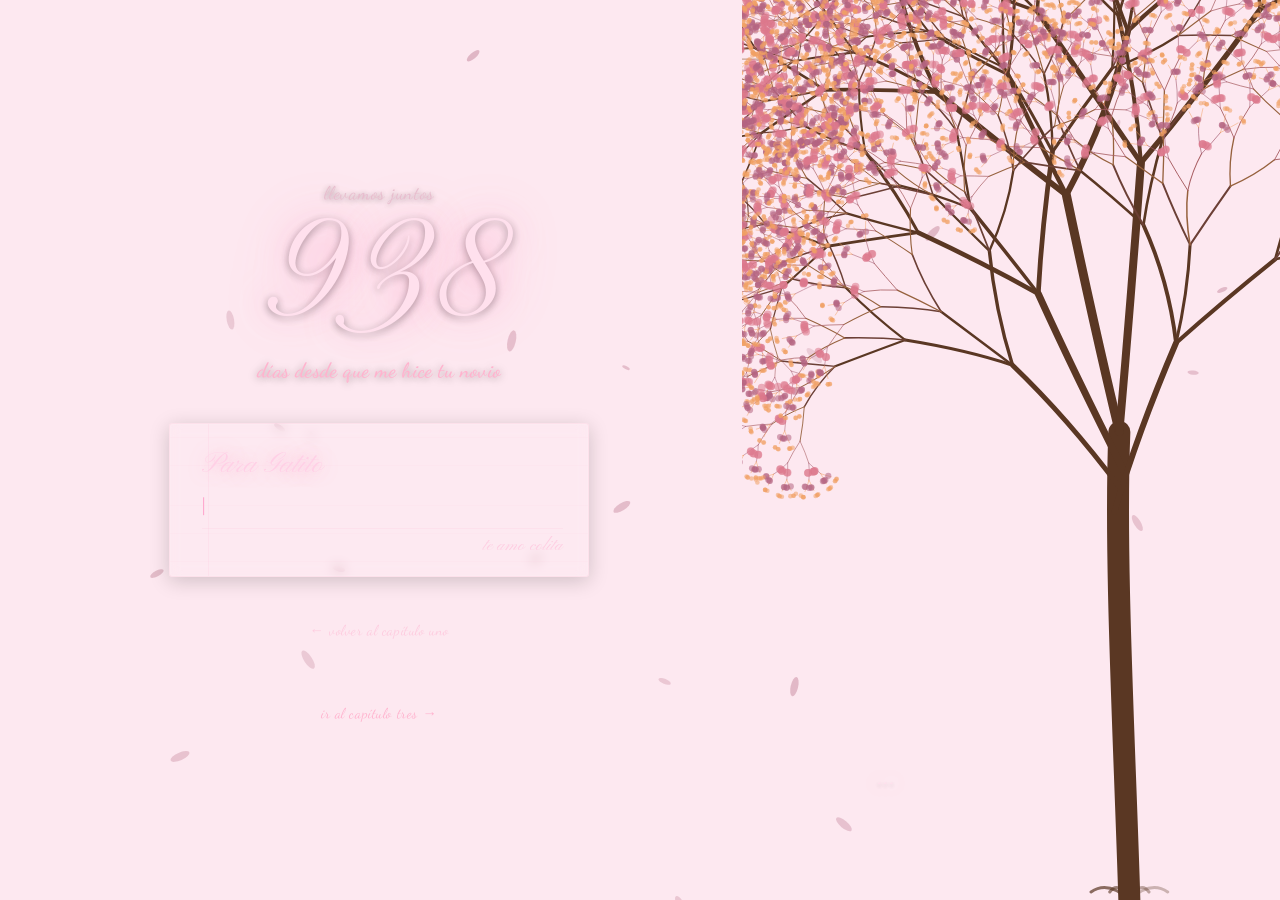
<file: capitulo2.html>
<!DOCTYPE html>
<html lang="es">
<head>
  <meta charset="UTF-8" />
  <meta name="viewport" content="width=device-width, initial-scale=1.0" />
  <title>Capítulo II ✿</title>
  <link rel="preconnect" href="https://fonts.googleapis.com" />
  <link rel="preconnect" href="https://fonts.gstatic.com" crossorigin />
  <link href="https://fonts.googleapis.com/css2?family=Pinyon+Script&family=Cormorant+Garamond:ital,wght@0,300;0,400;0,500;1,300;1,400&family=Dancing+Script:wght@400;500;600;700&display=swap" rel="stylesheet" />
  <style>
*, *::before, *::after { box-sizing: border-box; margin: 0; padding: 0; }
html, body { width: 100%; height: 100%; overflow: hidden; }

:root {
  --font-script:  'Pinyon Script', cursive;
  --font-dancing: 'Dancing Script', cursive;
  --font-serif:   'Cormorant Garamond', serif;
}

body {
  background: #fde8f0;
  font-family: var(--font-serif);
  position: relative;
  transition: background 0s;
}

#bgCanvas {
  position: fixed;
  inset: 0;
  z-index: 0;
  pointer-events: none;
}

.stars {
  position: fixed;
  inset: 0;
  z-index: 1;
  pointer-events: none;
  opacity: 0;
  transition: opacity 3s ease;
}
.stars.visible { opacity: 1; }

.star {
  position: absolute;
  border-radius: 50%;
  background: white;
  animation: twinkle linear infinite;
}
@keyframes twinkle {
  0%, 100% { opacity: 0.2; transform: scale(1); }
  50%       { opacity: 1;   transform: scale(1.4); }
}

.scene {
  position: relative;
  z-index: 3;
  width: 100vw;
  height: 100vh;
  display: flex;
  align-items: stretch;
  overflow: hidden;
  animation: sceneIn 0.7s ease both;
}
@keyframes sceneIn { from{opacity:0} to{opacity:1} }

.left-content {
  flex: 1;
  display: flex;
  flex-direction: column;
  align-items: center;
  justify-content: center;
  padding: 2.5rem 2rem 2rem 3rem;
  gap: 2.5rem;
  position: relative;
}

.counter-wrap {
  text-align: center;
  opacity: 0;
  transform: translateY(24px);
  transition: opacity 1.4s ease, transform 1.4s ease;
}
.counter-wrap.visible { opacity: 1; transform: translateY(0); }

.counter-label {
  font-family: var(--font-dancing);
  font-size: clamp(0.95rem, 1.6vw, 1.15rem);
  font-weight: 500;
  letter-spacing: 0.04em;
  color: #e8c0d0;
  margin-bottom: 0.5rem;
  text-shadow: 0 1px 6px rgba(0,0,0,0.4);
  transition: color 3s ease;
}

.counter-number {
  font-family: var(--font-script);
  font-size: clamp(5rem, 11vw, 9rem);
  line-height: 1;
  color: #ffe0ed;
  text-shadow:
    0 0 30px rgba(255,160,200,0.6),
    0 0 60px rgba(255,120,170,0.3),
    0 2px 8px rgba(0,0,0,0.4);
  transition: color 3s ease, text-shadow 3s ease;
}

.counter-sublabel {
  font-family: var(--font-dancing);
  font-size: clamp(1rem, 1.8vw, 1.3rem);
  font-weight: 600;
  color: #ffb3ce;
  margin-top: 0.35rem;
  text-shadow: 0 1px 8px rgba(0,0,0,0.4);
  transition: color 3s ease;
  letter-spacing: 0.02em;
}

.letter-wrap {
  width: 100%;
  max-width: 420px;
  opacity: 0;
  transform: translateY(24px);
  transition: opacity 1.6s ease 0.4s, transform 1.6s ease 0.4s;
}
.letter-wrap.visible { opacity: 1; transform: translateY(0); }

.letter-card {
  background: rgba(255, 255, 255, 0.07);
  border: 1px solid rgba(255, 200, 220, 0.25);
  border-radius: 3px;
  padding: 1.4rem 1.6rem 1.2rem 2rem;
  backdrop-filter: blur(6px);
  position: relative;
  box-shadow: 0 4px 20px rgba(0,0,0,0.18), inset 0 0 0 1px rgba(255,255,255,0.06);
}

.letter-card::before {
  content: '';
  position: absolute;
  inset: 0;
  border-radius: 3px;
  background-image: repeating-linear-gradient(
    to bottom, transparent, transparent 27px,
    rgba(255,180,210,0.07) 27px, rgba(255,180,210,0.07) 28px
  );
  background-position: 0 54px;
  pointer-events: none;
}

.letter-card::after {
  content: '';
  position: absolute;
  top: 0; bottom: 0; left: 38px;
  width: 1px;
  background: rgba(255,160,200,0.12);
  pointer-events: none;
}

.letter-title-small {
  font-family: var(--font-script);
  font-size: clamp(1.4rem, 2.5vw, 1.9rem);
  color: #ffd0e6;
  text-shadow: 0 0 16px rgba(255,140,190,0.5);
  margin-bottom: 0.6rem;
  position: relative;
  z-index: 1;
}

.letter-body-text {
  font-family: var(--font-serif);
  font-size: clamp(1.1rem, 1.6vw, 1.25rem);
  font-weight: 400;
  line-height: 2.1;
  letter-spacing: 0.03em;
  color: #f0c8db;
  white-space: pre-wrap;
  word-break: break-word;
  position: relative;
  z-index: 1;
  padding-left: 46px;
  max-height: 22vh;
  overflow-y: auto;
  scrollbar-width: thin;
  scrollbar-color: rgba(255,160,200,0.3) transparent;
}

.letter-cursor {
  display: inline-block;
  font-family: var(--font-serif);
  font-size: clamp(1.1rem, 1.6vw, 1.25rem);
  color: #ff8fbf;
  animation: blink 1s step-start infinite;
  position: relative;
  z-index: 1;
}
@keyframes blink { 0%,100%{opacity:1} 50%{opacity:0} }

.letter-sign {
  text-align: right;
  font-family: var(--font-script);
  font-size: 1.1rem;
  color: rgba(255,192,220,0.7);
  margin-top: 0.6rem;
  padding-top: 0.4rem;
  border-top: 1px solid rgba(255,160,200,0.12);
  position: relative;
  z-index: 1;
}

/* ══════ LETRAS DE CANCIÓN (CAP 2) ══════ */
.lyrics-cap2 {
  position: absolute;
  bottom: 12%;
  right: 30%;
  width: auto;
  max-width: 300px;
  text-align: right;
  z-index: 10;
  pointer-events: none;
}

.lyric-text-cap2 {
  font-family: var(--font-dancing);
  font-size: clamp(1.2rem, 2.2vw, 1.8rem);
  color: #ffe0ed;
  text-shadow: 0 0 15px rgba(255, 180, 210, 0.6), 0 2px 4px rgba(0,0,0,0.3);
  opacity: 0;
  transform: translateX(10px);
  transition: opacity 1s ease, transform 1s ease;
}

.lyric-text-cap2.visible {
  opacity: 1;
  transform: translateY(0);
}

.back-btn {
  opacity: 0;
  transition: opacity 1.5s ease 1s;
  font-family: var(--font-dancing);
  font-size: 0.9rem;
  color: rgba(255,180,210,0.55);
  background: none;
  border: none;
  cursor: pointer;
  padding: 0.3rem 0;
  letter-spacing: 0.04em;
}
.back-btn.visible { opacity: 1; }
.back-btn:hover { color: rgba(255,180,210,0.9); text-decoration: underline; }

.tree-panel {
  width: 42%;
  position: relative;
  flex-shrink: 0;
  display: flex;
  align-items: flex-end;
  justify-content: flex-end;
}

#treeCanvas {
  position: absolute;
  bottom: 0;
  right: 0;
  z-index: 1;
}

.moon {
  position: fixed;
  top: 6vh;
  right: 8vw;
  z-index: 2;
  opacity: 0;
  transition: opacity 3s ease 1s;
  pointer-events: none;
}
.moon.visible { opacity: 1; }

.moon-circle {
  width: clamp(50px, 7vw, 90px);
  height: clamp(50px, 7vw, 90px);
  border-radius: 50%;
  background: radial-gradient(circle at 38% 38%, #fff8e1, #fde68a 40%, #f6c35e 80%);
  box-shadow: 0 0 20px rgba(253,230,138,.7), 0 0 50px rgba(253,230,138,.35), 0 0 90px rgba(253,230,138,.15);
  animation: moonGlow 4s ease-in-out infinite;
}
@keyframes moonGlow {
  0%,100% { box-shadow: 0 0 20px rgba(253,230,138,.7), 0 0 50px rgba(253,230,138,.35), 0 0 90px rgba(253,230,138,.15); }
  50%     { box-shadow: 0 0 30px rgba(253,230,138,.9), 0 0 70px rgba(253,230,138,.5),  0 0 120px rgba(253,230,138,.2); }
}
  </style>
</head>
<body>

<canvas id="bgCanvas"></canvas>
<div class="stars" id="stars"></div>
<div class="moon" id="moon"><div class="moon-circle"></div></div>

<!-- Música capítulo 2 — arranca con fade-in desde volumen 0 -->
<audio id="music2" loop>
  <source src="public/music/cancion2.mp3" type="audio/mpeg" />
  <source src="public/music/cancion2.ogg" type="audio/ogg" />
</audio>

<div class="scene">
  <!-- Contenedor para las letras de la canción en bucle -->
  <div class="lyrics-cap2">
    <div id="lyricLineCap2" class="lyric-text-cap2"></div>
  </div>

  <div class="left-content">

    <div class="counter-wrap" id="counterWrap">
      <div class="counter-label" id="counterLabel">llevamos juntos</div>
      <div class="counter-number" id="counterNumber">0</div>
      <div class="counter-sublabel">días desde que me hice tu novio</div>
    </div>

    <div class="letter-wrap" id="letterWrap">
      <div class="letter-card">
        <div class="letter-title-small">Para Gatito</div>
        <div class="letter-body-text" id="letterBody"></div><span class="letter-cursor" id="letterCursor">|</span>
        <div class="letter-sign">te amo colita</div>
      </div>
    </div>

    <button class="back-btn" id="backBtn" onclick="history.back()">← volver al capítulo uno</button>
    <button class="back-btn visible" id="nextBtn" onclick="window.location.href='capitulo3.html'" style="margin-top: 1rem; color: #ffb3ce;">ir al capítulo tres →</button>
  </div>

  <div class="tree-panel">
    <canvas id="treeCanvas"></canvas>
  </div>
</div>

<script>
// ══════════════════════════════════════════════════
//   CONFIGURACIÓN
// ══════════════════════════════════════════════════
const START_DATE   = new Date("2024-04-11T00:00:00");
const LETTER_TEXT  = "Cada día de este contador es un recuerdo, una razón para agradecerte y un recordatorio más de lo feliz que soy a tu lado, si pudiera ir al pasado volveria a elegirte una y otra vez y como te dije una vez si tuviera mil vidas en las mil volveria a conocerte porque eres la persona con la que quiero seguir compartiendo mi vida";
const TYPING_SPEED = 52;

// Secuencia de letras de la canción (Capítulo 2)
// Puedes establecer el tiempo (ms) que permanece cada línea
const LYRICS_CAP2 = [
  { text: "...", time: 3800 },
  { text: "déjame guiarte", time: 3000 },
  { text: "a un lugar", time: 2500 },
  { text: "donde nadie te lastime", time: 3800 },
  { text: "tú estás segura aquí conmigo", time: 3000 },
  { text: "conmigo, conmigo", time: 1000 },
  { text: "...", time: 28000 },
  { text: "la conoci de casualidad", time: 2500 },
  { text: "dije: Realme...", time: 800 },

];

// ══════════════════════════════════════════════════
//   MÚSICA CON FADE-IN Y FADE-OUT
// ══════════════════════════════════════════════════
function startMusicFadeIn() {
  const audio = document.getElementById("music2");
  if (!audio) return;
  
  audio.volume = 0;
  audio.loop = true;

  const tryPlay = () => {
    audio.play().then(() => {
      // Al reproducirse, la función setupMusicFadeOut se encargará
      // del fade-in inicial y del fade-out al final automáticamente
      setupMusicFadeOut(audio);
      
      // Limpiamos los listeners de interacción una vez que ya suena
      document.removeEventListener("click", tryPlay);
      document.removeEventListener("touchstart", tryPlay);
      document.removeEventListener("keydown", tryPlay);
    }).catch(() => {
      console.log("Autoplay bloqueado, esperando interacción...");
    });
  };

  // Intentamos reproducir de inmediato
  tryPlay();

  // Agregamos listeners globales para forzar el inicio al primer toque/clic
  document.addEventListener("click", tryPlay, { once: true });
  document.addEventListener("touchstart", tryPlay, { once: true });
  document.addEventListener("keydown", tryPlay, { once: true });
}

function setupMusicFadeOut(audio) {
  const fadeDuration = 4; // segundos para el desvanecimiento
  const maxVolume = 0.7;
  
  audio.ontimeupdate = () => {
    const timeLeft = audio.duration - audio.currentTime;
    const timePassed = audio.currentTime;
    
    if (timeLeft <= fadeDuration && timeLeft > 0) {
      // Fade Out: Desvanecer al final
      audio.volume = Math.max(0, (timeLeft / fadeDuration) * maxVolume);
    } else if (timePassed <= fadeDuration) {
      // Fade In: Aparecer gradualmente al inicio (para el bucle)
      audio.volume = Math.min(maxVolume, (timePassed / fadeDuration) * maxVolume);
    } else {
      audio.volume = maxVolume;
    }
  };
}

// ══════════════════════════════════════════════════
//   LÓGICA DE LETRAS EN BUCLE
// ══════════════════════════════════════════════════
async function startLyricsLoop() {
  const lyricEl = document.getElementById("lyricLineCap2");
  let index = 0;

  while (true) {
    const lyric = LYRICS_CAP2[index];
    
    // Mostrar letra
    lyricEl.textContent = lyric.text;
    lyricEl.classList.add("visible");
    
    // Esperar el tiempo establecido
    await new Promise(resolve => setTimeout(resolve, lyric.time));
    
    // Ocultar letra
    lyricEl.classList.remove("visible");
    
    // Esperar a que termine la transición de salida antes de la siguiente
    await new Promise(resolve => setTimeout(resolve, 1000));
    
    index = (index + 1) % LYRICS_CAP2.length;
  }
}

// ══════════════════════════════════════════════════
//   DÍAS TRANSCURRIDOS
// ══════════════════════════════════════════════════
function daysSince(date) {
  return Math.floor((Date.now() - date) / (1000 * 60 * 60 * 24));
}

// ══════════════════════════════════════════════════
//   INTERPOLACIÓN DE COLOR (día → noche)
// ══════════════════════════════════════════════════
const SKY_COLORS = [
  { r: 253, g: 232, b: 240 },
  { r: 255, g: 180, b: 130 },
  { r: 120, g:  80, b: 120 },
  { r:  22, g:  22, b:  54 },
  { r:   8, g:   8, b:  28 },
];

function lerpColor(a, b, t) {
  return {
    r: Math.round(a.r + (b.r - a.r) * t),
    g: Math.round(a.g + (b.g - a.g) * t),
    b: Math.round(a.b + (b.b - a.b) * t),
  };
}

function skyColorAt(t) {
  const n   = SKY_COLORS.length - 1;
  const idx = Math.min(Math.floor(t * n), n - 1);
  const frac = (t * n) - idx;
  return lerpColor(SKY_COLORS[idx], SKY_COLORS[idx + 1], frac);
}

function mulberry32(seed) {
  return function () {
    let t = (seed += 0x6D2B79F5);
    t = Math.imul(t ^ (t >>> 15), t | 1);
    t ^= t + Math.imul(t ^ (t >>> 7), t | 61);
    return ((t ^ (t >>> 14)) >>> 0) / 4294967296;
  };
}

// ══════════════════════════════════════════════════
//   HOJAS (bgCanvas) — optimizadas: 25 en vez de 55
// ══════════════════════════════════════════════════
const bgCanvas = document.getElementById("bgCanvas");
const bgCtx    = bgCanvas.getContext("2d");
let leaves = [];
let nightProgress = 0;

function resizeBg() {
  bgCanvas.width  = window.innerWidth;
  bgCanvas.height = window.innerHeight;
}

class Leaf {
  constructor() { this.reset(true); }
  reset(init = false) {
    this.x    = Math.random() * bgCanvas.width;
    this.y    = init ? Math.random() * bgCanvas.height : -20;
    this.size = 4 + Math.random() * 7;
    this.rot  = Math.random() * Math.PI * 2;
    this.rotSpeed = (Math.random() - 0.5) * 0.035;
    this.vx   = (Math.random() - 0.5) * 0.7;
    this.vy   = 0.4 + Math.random() * 0.65;
    this.sway = Math.random() * Math.PI * 2;
    this.swaySpeed = 0.01 + Math.random() * 0.018;
  }
  update() {
    this.sway += this.swaySpeed;
    this.x    += this.vx + Math.sin(this.sway) * 0.45;
    this.y    += this.vy;
    this.rot  += this.rotSpeed;
    if (this.y > bgCanvas.height + 20) this.reset();
  }
  draw(ctx) {
    const day   = { r: 200, g: 140, b: 160 };
    const night = { r: 100, g:  60, b:  90 };
    const c     = lerpColor(day, night, nightProgress);
    ctx.save();
    ctx.translate(this.x, this.y);
    ctx.rotate(this.rot);
    ctx.fillStyle = `rgba(${c.r},${c.g},${c.b},${0.3 + Math.random() * 0.25})`;
    ctx.beginPath();
    ctx.ellipse(0, 0, this.size * 0.38, this.size, 0, 0, Math.PI * 2);
    ctx.fill();
    ctx.restore();
  }
}

function initLeaves() {
  leaves = Array.from({ length: 25 }, () => new Leaf());
}

let lastBgFrame = 0;
function animateBg(now) {
  requestAnimationFrame(animateBg);
  // Throttle a 30 fps para hojas (no necesitan 60)
  if (now - lastBgFrame < 33) return;
  lastBgFrame = now;
  bgCtx.clearRect(0, 0, bgCanvas.width, bgCanvas.height);
  leaves.forEach(l => { l.update(); l.draw(bgCtx); });
}

// ══════════════════════════════════════════════════
//   ESTRELLAS (DOM, 60 en vez de 90)
// ══════════════════════════════════════════════════
function createStars() {
  const container = document.getElementById("stars");
  const frag = document.createDocumentFragment();
  for (let i = 0; i < 60; i++) {
    const s = document.createElement("div");
    s.classList.add("star");
    const size = 1 + Math.random() * 2;
    s.style.cssText = `width:${size}px;height:${size}px;left:${Math.random()*100}%;top:${Math.random()*70}%;animation-duration:${2+Math.random()*3}s;animation-delay:${Math.random()*4}s;`;
    frag.appendChild(s);
  }
  container.appendChild(frag);
}

// ══════════════════════════════════════════════════
//   ÁRBOL — ramas precalculadas con RNG determinista
//   Solo se recalcula en resize; colores se interpolan
//   en draw sin Math.random()
// ══════════════════════════════════════════════════
const treeCanvas = document.getElementById("treeCanvas");
const treeCtx    = treeCanvas.getContext("2d");
let treeAlpha = 0;
let treeSegments = []; // geometría precalculada
let treeFlowers  = [];

function resizeTree() {
  const W = Math.round(window.innerWidth * 0.42);
  const H = window.innerHeight;
  treeCanvas.width  = W;
  treeCanvas.height = H;
  treeCanvas.style.width  = W + "px";
  treeCanvas.style.height = H + "px";
  buildTreeGeometry(W, H);
}

function buildTreeGeometry(W, H) {
  treeSegments = [];
  treeFlowers  = [];
  const rand = mulberry32(0xA12B3C4D);

  const rootX  = W * 0.72;
  const trunkTopX = rootX - 10;
  const trunkTopY = H - H * 0.52;

  function branch(x, y, angle, length, width, depth) {
    if (depth === 0 || length < 3) return;
    const nx = x + Math.cos(angle) * length;
    const ny = y - Math.sin(angle) * length;
    const cx = (x + nx) / 2 + (rand() - 0.5) * length * 0.15;
    const cy = (y + ny) / 2 + (rand() - 0.5) * length * 0.10;
    treeSegments.push({ x1:x, y1:y, cx, cy, x2:nx, y2:ny, w: Math.max(0.5, width), depth });
    if (depth <= 3) {
      for (let p = 0; p < 3 + depth; p++) {
        const pr = 1.5 + depth * 0.8;
        const pa = angle + (rand() - 0.5) * 1.2;
        treeFlowers.push({
          x: nx + Math.cos(pa) * pr * 2.5,
          y: ny - Math.sin(pa) * pr * 2.5,
          r: pr,
          ci: depth % 3,
        });
      }
    }
    const spread = 0.28 + depth * 0.03;
    branch(nx, ny, angle + spread + 0.1, length * 0.68, width * 0.65, depth - 1);
    branch(nx, ny, angle - spread,       length * 0.72, width * 0.68, depth - 1);
    if (depth > 5) branch(nx, ny, angle + spread * 0.4, length * 0.55, width * 0.5, depth - 2);
  }

  branch(trunkTopX,     trunkTopY,      Math.PI/2 + 0.22, H * 0.27, 9, 10);
  branch(trunkTopX,     trunkTopY,      Math.PI/2 - 0.08, H * 0.30, 8, 10);
  branch(trunkTopX + 5, trunkTopY + 40, Math.PI/2 + 0.45, H * 0.22, 7,  9);
  branch(trunkTopX - 5, trunkTopY + 80, Math.PI/2 - 0.35, H * 0.20, 6,  8);
  branch(trunkTopX,     trunkTopY + 55, Math.PI/2 + 0.72, H * 0.18, 5,  8);
}

function drawTree() {
  const W = treeCanvas.width;
  const H = treeCanvas.height;
  treeCtx.clearRect(0, 0, W, H);

  const trunkDay   = { r: 90, g: 55, b: 35 };
  const trunkNight = { r: 35, g: 20, b: 30 };
  const trunkC     = lerpColor(trunkDay, trunkNight, nightProgress);

  const leafDay   = [{ r:220,g:120,b:140 },{ r:240,g:160,b:100 },{ r:180,g:100,b:130 }];
  const leafNight = [{ r: 80,g: 40,b: 70 },{ r: 60,g: 30,b: 55 },{ r: 50,g: 20,b: 50 }];
  const leafColors = leafDay.map((d,i) => lerpColor(d, leafNight[i], nightProgress));
  const glowAlpha  = nightProgress * 0.5;

  treeCtx.save();
  treeCtx.globalAlpha = treeAlpha;
  treeCtx.lineCap = "round";

  const rootX = W * 0.72;
  // Raíces
  treeCtx.strokeStyle = `rgb(${trunkC.r},${trunkC.g},${trunkC.b})`;
  treeCtx.lineWidth = 3;
  for (let r = 0; r < 5; r++) {
    const angle = (Math.PI * 0.5) + (r - 2) * 0.22;
    treeCtx.beginPath();
    treeCtx.moveTo(rootX, H);
    treeCtx.quadraticCurveTo(
      rootX + Math.cos(angle) * 50, H - 20,
      rootX + Math.cos(angle) * 90, H - 8
    );
    treeCtx.globalAlpha = treeAlpha * (0.3 + r * 0.1);
    treeCtx.stroke();
  }
  treeCtx.globalAlpha = treeAlpha;

  // Tronco
  treeCtx.strokeStyle = `rgb(${trunkC.r},${trunkC.g},${trunkC.b})`;
  treeCtx.lineWidth = 22;
  treeCtx.beginPath();
  treeCtx.moveTo(rootX, H);
  treeCtx.bezierCurveTo(rootX - 5, H - H*0.18, rootX - 15, H - H*0.38, rootX - 10, H - H*0.52);
  treeCtx.stroke();

  // Ramas (geometría precalculada, solo colores cambian)
  for (const s of treeSegments) {
    const progress = 1 - s.depth / 10;
    const c = lerpColor(trunkC, leafColors[s.depth % 3], Math.max(0, progress - 0.4) * 2);
    treeCtx.strokeStyle = `rgb(${c.r},${c.g},${c.b})`;
    treeCtx.lineWidth = s.w;
    treeCtx.beginPath();
    treeCtx.moveTo(s.x1, s.y1);
    treeCtx.quadraticCurveTo(s.cx, s.cy, s.x2, s.y2);
    treeCtx.stroke();
  }

  // Flores (sin shadowBlur)
  for (const f of treeFlowers) {
    const lc = leafColors[f.ci];
    treeCtx.fillStyle = `rgba(${lc.r},${lc.g},${lc.b},${0.55 + glowAlpha})`;
    treeCtx.beginPath();
    treeCtx.arc(f.x, f.y, f.r, 0, Math.PI * 2);
    treeCtx.fill();
  }

  treeCtx.restore();
}

// ══════════════════════════════════════════════════
//   CONTADOR ANIMADO
// ══════════════════════════════════════════════════
function animateCounter(target) {
  const el      = document.getElementById("counterNumber");
  const duration = 2200;
  const start    = performance.now();

  return new Promise((resolve) => {
    function tick(now) {
      const t = Math.min((now - start) / duration, 1);
      const ease = 1 - Math.pow(1 - t, 3);
      el.textContent = Math.round(ease * target);
      if (t < 1) requestAnimationFrame(tick);
      else { el.textContent = target; resolve(); }
    }
    requestAnimationFrame(tick);
  });
}

// ══════════════════════════════════════════════════
//   MÁQUINA DE ESCRIBIR
// ══════════════════════════════════════════════════
function startTypewriter() {
  const el     = document.getElementById("letterBody");
  const cursor = document.getElementById("letterCursor");
  let idx = 0;
  function type() {
    if (idx >= LETTER_TEXT.length) { cursor.style.display = "none"; return; }
    el.textContent += LETTER_TEXT[idx++];
    el.parentElement.scrollTop = el.parentElement.scrollHeight;
    setTimeout(type, TYPING_SPEED + (Math.random() - 0.5) * 20);
  }
  setTimeout(type, 1400);
}

// ══════════════════════════════════════════════════
//   TRANSICIÓN NOCHE
// ══════════════════════════════════════════════════
function startNightTransition() {
  const duration  = 8000;
  const startTime = performance.now();
  const stars     = document.getElementById("stars");
  const moon      = document.getElementById("moon");

  function tick(now) {
    const t = Math.min((now - startTime) / duration, 1);
    nightProgress = t;

    const c = skyColorAt(t);
    document.body.style.background = `rgb(${c.r},${c.g},${c.b})`;

    drawTree();

    if (t > 0.45 && !stars.classList.contains("visible")) {
      stars.classList.add("visible");
      moon.classList.add("visible");
    }

    if (t < 1) requestAnimationFrame(tick);
  }
  requestAnimationFrame(tick);
}

// ══════════════════════════════════════════════════
//   SECUENCIA PRINCIPAL
// ══════════════════════════════════════════════════
async function revealUI() {
  document.getElementById("counterWrap").classList.add("visible");
  document.getElementById("letterWrap").classList.add("visible");
  document.getElementById("backBtn").classList.add("visible");

  // Árbol fade-in
  const fadeStart = performance.now();
  const fadeDur   = 2000;
  function fadeTree(now) {
    treeAlpha = Math.min((now - fadeStart) / fadeDur, 1);
    drawTree();
    if (treeAlpha < 1) requestAnimationFrame(fadeTree);
  }
  requestAnimationFrame(fadeTree);

  // Contador → noche
  await new Promise(r => setTimeout(r, 600));
  await animateCounter(daysSince(START_DATE));
  startNightTransition();

  startTypewriter();
}

// ══════════════════════════════════════════════════
//   INIT
// ══════════════════════════════════════════════════
window.addEventListener("resize", () => {
  resizeBg();
  resizeTree();
  drawTree();
});

resizeBg();
resizeTree();
initLeaves();
createStars();
requestAnimationFrame(animateBg);

setTimeout(() => {
  revealUI();
  startMusicFadeIn();
  startLyricsLoop();
}, 100);
</script>
</body>
</html>
</file>
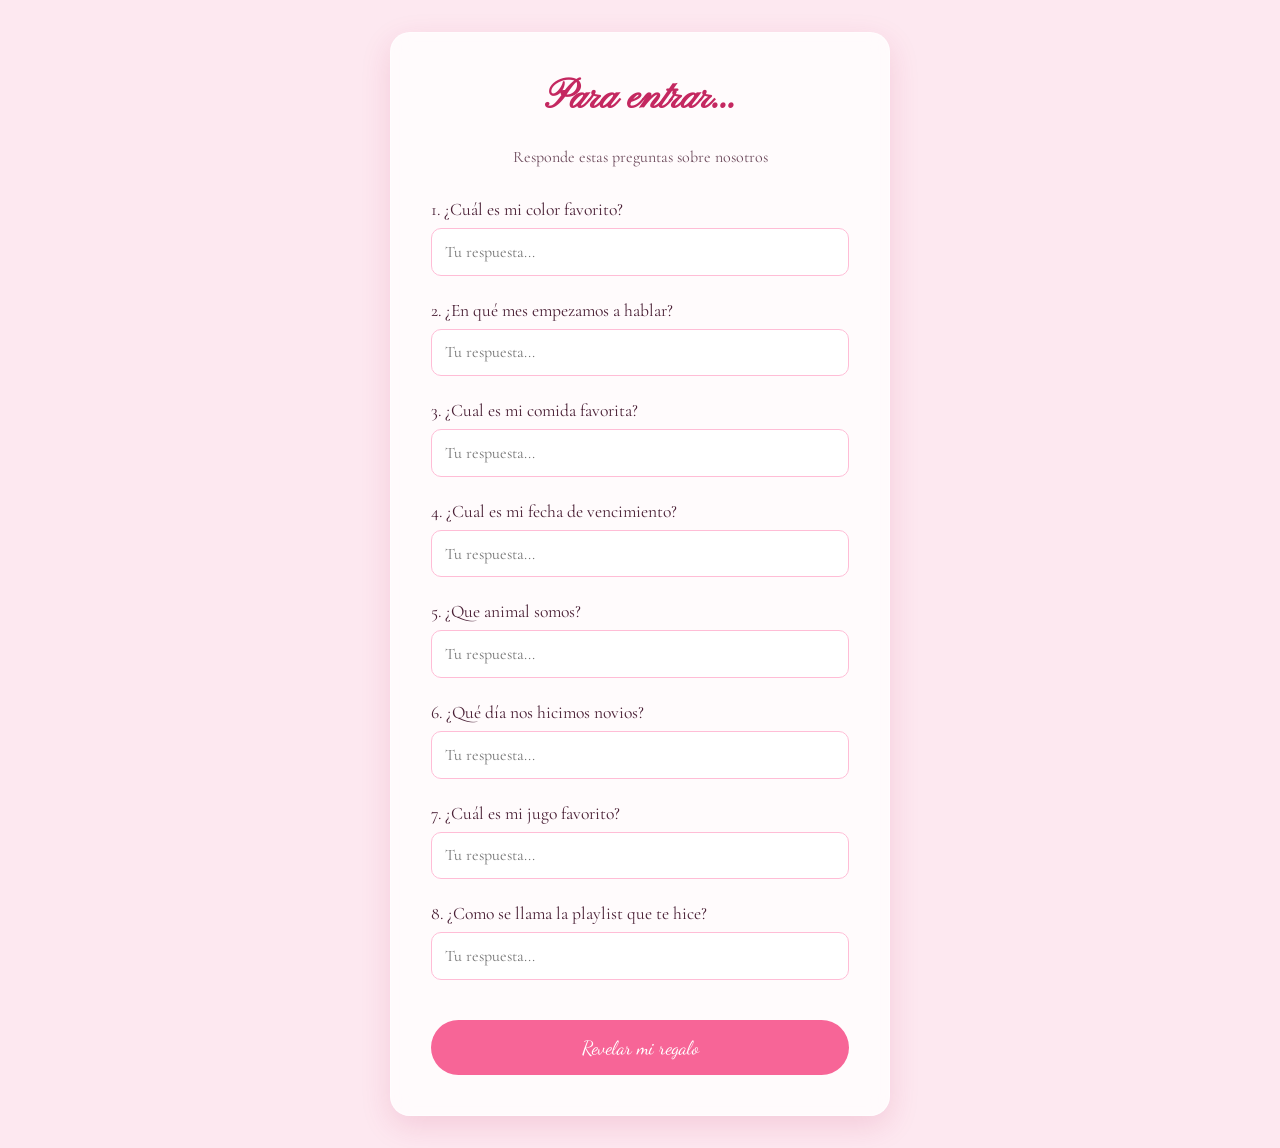
<file: capitulo3.html>
<!DOCTYPE html>
<html lang="es">
<head>
  <meta charset="UTF-8" />
  <meta name="viewport" content="width=device-width, initial-scale=1.0" />
  <title>Capítulo III ✿</title>
  <link rel="preconnect" href="https://fonts.googleapis.com" />
  <link rel="preconnect" href="https://fonts.gstatic.com" crossorigin />
  <link href="https://fonts.googleapis.com/css2?family=Pinyon+Script&family=Cormorant+Garamond:ital,wght@0,300;0,400;0,500;1,300;1,400&family=Dancing+Script:wght@400;500;600;700&display=swap" rel="stylesheet" />
  <style>
    :root {
      --pink-50:  #fff0f5;
      --pink-200: #ffbdd6;
      --pink-400: #f76597;
      --pink-600: #c42860;
      --text-dark: #4a2035;
      --font-script: 'Pinyon Script', cursive;
      --font-dancing: 'Dancing Script', cursive;
      --font-serif: 'Cormorant Garamond', serif;
    }

    *, *::before, *::after { box-sizing: border-box; margin: 0; padding: 0; }
    body {
      background: #fde8f0;
      font-family: var(--font-serif);
      color: var(--text-dark);
      min-height: 100vh;
      display: flex;
      flex-direction: column;
      align-items: center;
      justify-content: center;
      overflow-x: hidden;
      padding: 2rem;
    }

    /* ══════ LOGIN SCREEN ══════ */
    .login-container {
      background: rgba(255, 255, 255, 0.8);
      backdrop-filter: blur(10px);
      padding: 2.5rem;
      border-radius: 20px;
      box-shadow: 0 10px 30px rgba(196, 40, 96, 0.15);
      max-width: 500px;
      width: 100%;
      text-align: center;
      border: 1px solid rgba(255, 255, 255, 0.5);
      z-index: 10;
    }

    .login-title {
      font-family: var(--font-script);
      font-size: 2.5rem;
      margin-bottom: 1.5rem;
      color: var(--pink-600);
    }

    .question-box {
      margin-bottom: 1.5rem;
      text-align: left;
    }

    .question-text {
      font-size: 1.1rem;
      margin-bottom: 0.5rem;
      color: var(--text-dark);
      display: block;
    }

    .answer-input {
      width: 100%;
      padding: 0.8rem;
      border: 1px solid var(--pink-200);
      border-radius: 10px;
      font-family: var(--font-serif);
      font-size: 1rem;
      outline: none;
      transition: border-color 0.3s;
    }

    .answer-input:focus {
      border-color: var(--pink-400);
    }

    .login-btn {
      background: var(--pink-400);
      color: white;
      border: none;
      padding: 1rem 2rem;
      border-radius: 30px;
      font-family: var(--font-dancing);
      font-size: 1.2rem;
      cursor: pointer;
      transition: background 0.3s, transform 0.2s;
      width: 100%;
      margin-top: 1rem;
    }

    .login-btn:hover {
      background: var(--pink-600);
      transform: translateY(-2px);
    }

    .error-msg {
      color: #d32f2f;
      font-size: 0.9rem;
      margin-top: 1rem;
      display: none;
    }

    /* ══════ TIMELINE CONTENT (HIDDEN BY DEFAULT) ══════ */
    #timelineContent {
      display: none;
      width: 100%;
      max-width: 1000px;
      margin-top: 2rem;
    }

    .timeline-title {
      font-family: var(--font-script);
      font-size: 3.5rem;
      text-align: center;
      margin-bottom: 3rem;
      color: var(--pink-600);
    }

    .timeline {
      position: relative;
      padding: 2rem 0;
    }

    .timeline::before {
      content: '';
      position: absolute;
      top: 0;
      bottom: 0;
      left: 50%;
      width: 2px;
      background: var(--pink-200);
      transform: translateX(-50%);
    }

    .timeline-item {
      margin-bottom: 4rem;
      position: relative;
      width: 50%;
      padding: 0 2rem;
    }

    .timeline-item:nth-child(odd) {
      left: 0;
      text-align: right;
    }

    .timeline-item:nth-child(even) {
      left: 50%;
      text-align: left;
    }

    .timeline-dot {
      width: 20px;
      height: 20px;
      background: var(--pink-400);
      border-radius: 50%;
      position: absolute;
      top: 0;
      left: 100%;
      transform: translateX(-50%);
      z-index: 1;
      border: 4px solid #fde8f0;
    }

    .timeline-item:nth-child(even) .timeline-dot {
      left: 0;
    }

    .timeline-card {
      background: white;
      padding: 1.5rem;
      border-radius: 15px;
      box-shadow: 0 4px 15px rgba(0,0,0,0.05);
      transition: transform 0.3s;
    }

    .timeline-card:hover {
      transform: scale(1.03);
    }

    .timeline-img {
      width: 100%;
      height: 200px;
      object-fit: cover;
      border-radius: 10px;
      margin-bottom: 1rem;
    }

    .timeline-date {
      font-family: var(--font-dancing);
      color: var(--pink-400);
      font-weight: bold;
      display: block;
      margin-bottom: 0.5rem;
    }

    .timeline-text {
      font-size: 1rem;
      line-height: 1.5;
    }

    @media (max-width: 768px) {
      .timeline::before { left: 30px; }
      .timeline-item { width: 100%; padding-left: 70px; text-align: left !important; }
      .timeline-item:nth-child(even) { left: 0; }
      .timeline-dot { left: 30px !important; }
    }

    /* ══════ BOTÓN VOLVER ══════ */
    .back-btn-container {
      width: 100%;
      display: flex;
      justify-content: center;
      margin-top: 3rem;
      padding-bottom: 4rem;
    }

    .back-btn-cap3 {
      font-family: var(--font-dancing);
      font-size: 1rem;
      color: var(--pink-600);
      background: none;
      border: 1px solid var(--pink-200);
      padding: 0.6rem 1.2rem;
      border-radius: 20px;
      cursor: pointer;
      transition: all 0.3s ease;
      text-decoration: none;
      display: inline-flex;
      align-items: center;
      gap: 0.5rem;
    }

    .back-btn-cap3:hover {
      background: var(--pink-50);
      border-color: var(--pink-400);
      transform: translateY(-2px);
    }
  </style>
</head>
<body>

  <div class="login-container" id="loginScreen">
    <h1 class="login-title">Para entrar...</h1>
    <p style="margin-bottom: 2rem; opacity: 0.8;">Responde estas preguntas sobre nosotros</p>
    
    <div id="questionsForm">
      <!-- Preguntas se generarán aquí -->
    </div>

    <button class="login-btn" onclick="checkAnswers()">Revelar mi regalo</button>
    <p class="error-msg" id="errorMsg">Alguna respuesta no es correcta, ¡inténtalo de nuevo mi vida!</p>
  </div>

  <div id="timelineContent">
    <h1 class="timeline-title">Nuestra Historia</h1>
    <div class="timeline">
      <div class="timeline-item">
        <div class="timeline-dot"></div>
        <div class="timeline-card">
          <img src="public/images/1.png" class="timeline-img" alt="Primera cita">
          <span class="timeline-date">Fecha de nuestra primera cita</span>
          <p class="timeline-text">Ese día mi mundo cambió por completo...</p>
        </div>
      </div>
      <div class="timeline-item">
        <div class="timeline-dot"></div>
        <div class="timeline-card">
          <img src="public/images/2.png" class="timeline-img" alt="Primer viaje">
          <span class="timeline-date">Nuestro primer viaje</span>
          <p class="timeline-text">Aventuras que nunca olvidaré a tu lado.</p>
        </div>
      </div>
      <div class="timeline-item">
        <div class="timeline-dot"></div>
        <div class="timeline-card">
          <img src="public/images/3.png" class="timeline-img" alt="Primer te amo">
          <span class="timeline-date">El primer "Te amo"</span>
          <p class="timeline-text">Dos palabras que significan el universo entero.</p>
        </div>
      </div>
      <!-- Puedes agregar más hitos aquí -->
    </div>

    <div class="back-btn-container">
      <a href="capitulo2.html" class="back-btn-cap3">
        <span>← Volver al capítulo 2</span>
      </a>
    </div>
  </div>

  <script>
    // ══════════════════════════════════════════════════
    //   CONFIGURACIÓN DE PREGUNTAS (8 Preguntas)
    //   Edita las preguntas y respuestas aquí
    // ══════════════════════════════════════════════════
    const CHALLENGE = [
      { q: "¿Cuál es mi color favorito?", a: "azul" },
      { q: "¿En qué mes empezamos a hablar?", a: "Octubre" },
      { q: "¿Cual es mi comida favorita?", a: "hamburguesa" },
      { q: "¿Cual es mi fecha de vencimiento?", a: "28 de abril de 2005" },
      { q: "¿Que animal somos?", a: "gatitos" },
      { q: "¿Qué día nos hicimos novios?", a: "11 de abril" },
      { q: "¿Cuál es mi jugo favorito?", a: "guanabana en leche" },
      { q: "¿Como se llama la playlist que te hice?", a: "N" }
    ];

    function initQuestions() {
      const container = document.getElementById('questionsForm');
      CHALLENGE.forEach((item, index) => {
        const div = document.createElement('div');
        div.className = 'question-box';
        div.innerHTML = `
          <label class="question-text">${index + 1}. ${item.q}</label>
          <input type="text" class="answer-input" data-index="${index}" placeholder="Tu respuesta...">
        `;
        container.appendChild(div);
      });
    }

    function checkAnswers() {
      const inputs = document.querySelectorAll('.answer-input');
      let allCorrect = true;

      inputs.forEach(input => {
        const index = input.getAttribute('data-index');
        const userAnswer = input.value.trim().toLowerCase();
        const correctAnswer = CHALLENGE[index].a.toLowerCase();

        if (userAnswer !== correctAnswer) {
          allCorrect = false;
        }
      });

      if (allCorrect) {
        document.getElementById('loginScreen').style.display = 'none';
        document.getElementById('timelineContent').style.display = 'block';
        window.scrollTo(0, 0);
      } else {
        const error = document.getElementById('errorMsg');
        error.style.display = 'block';
        setTimeout(() => error.style.display = 'none', 3000);
      }
    }

    initQuestions();
  </script>
</body>
</html>
</file>
